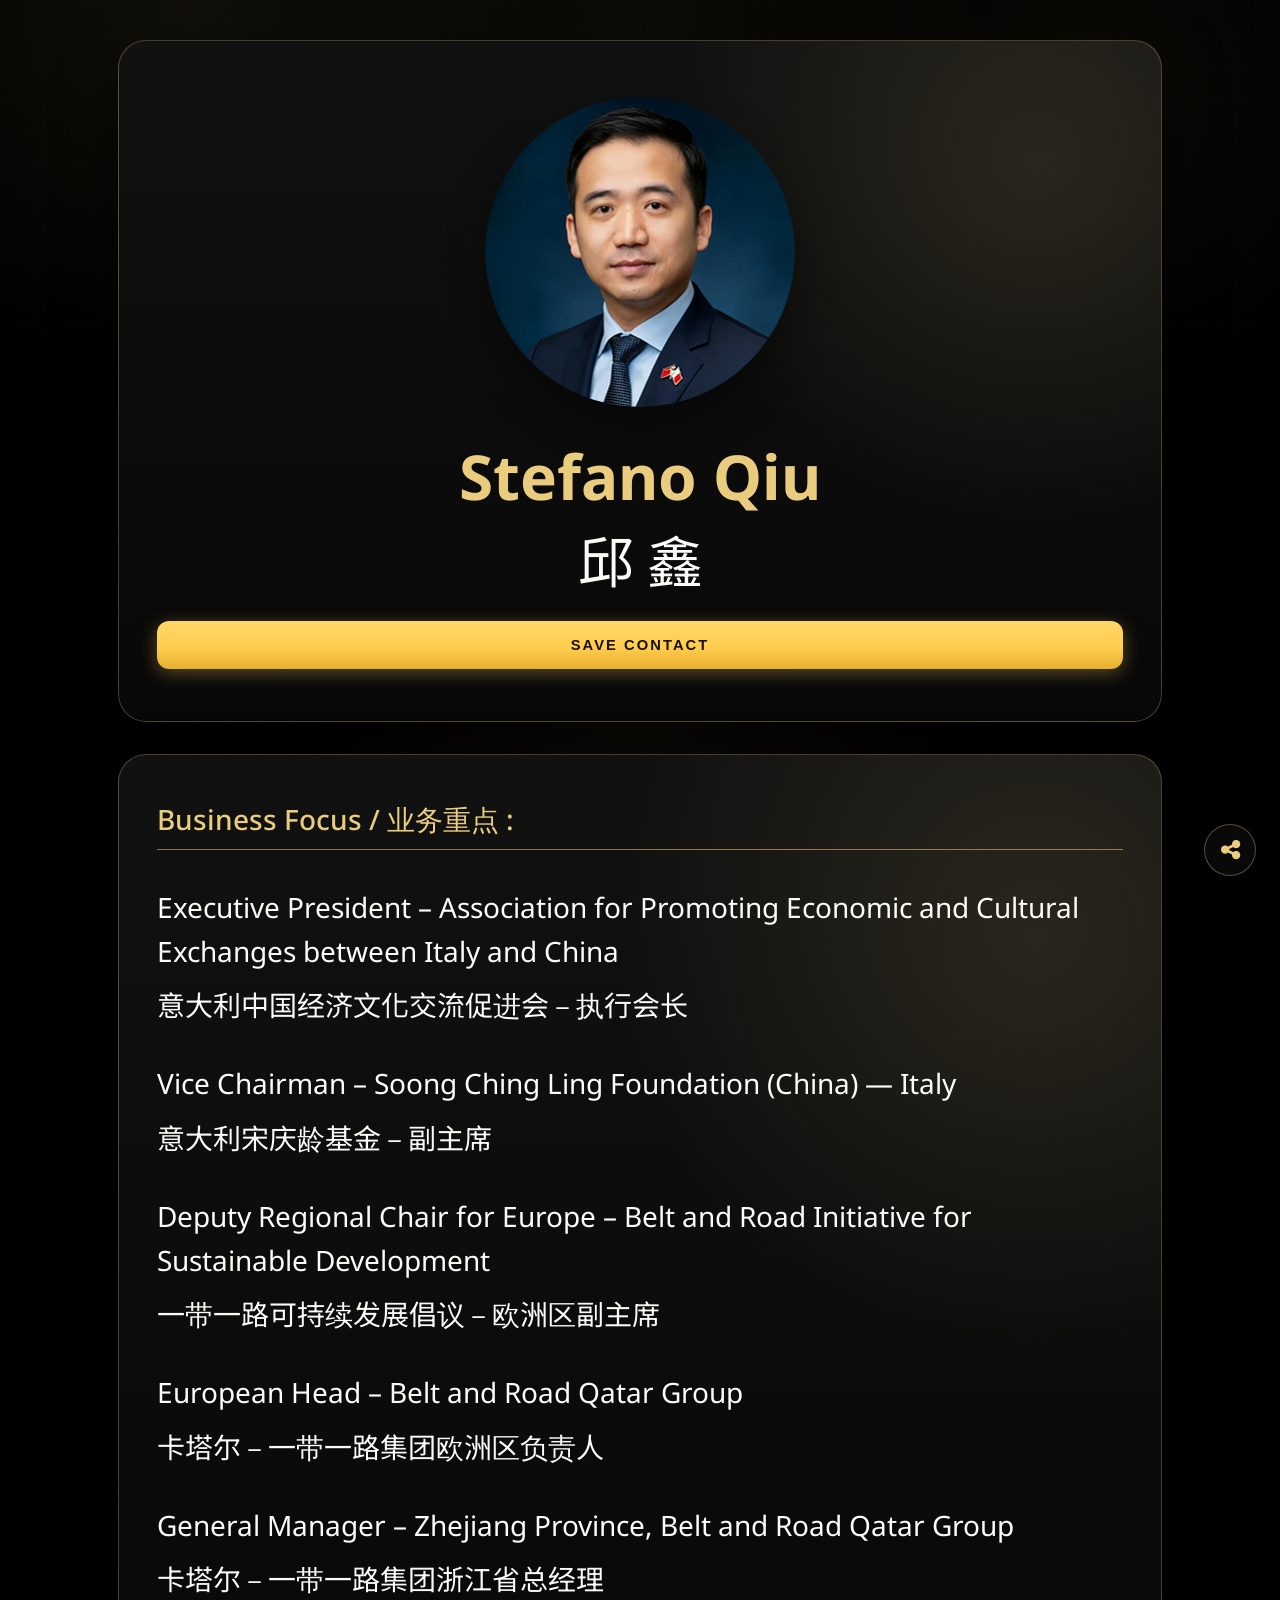
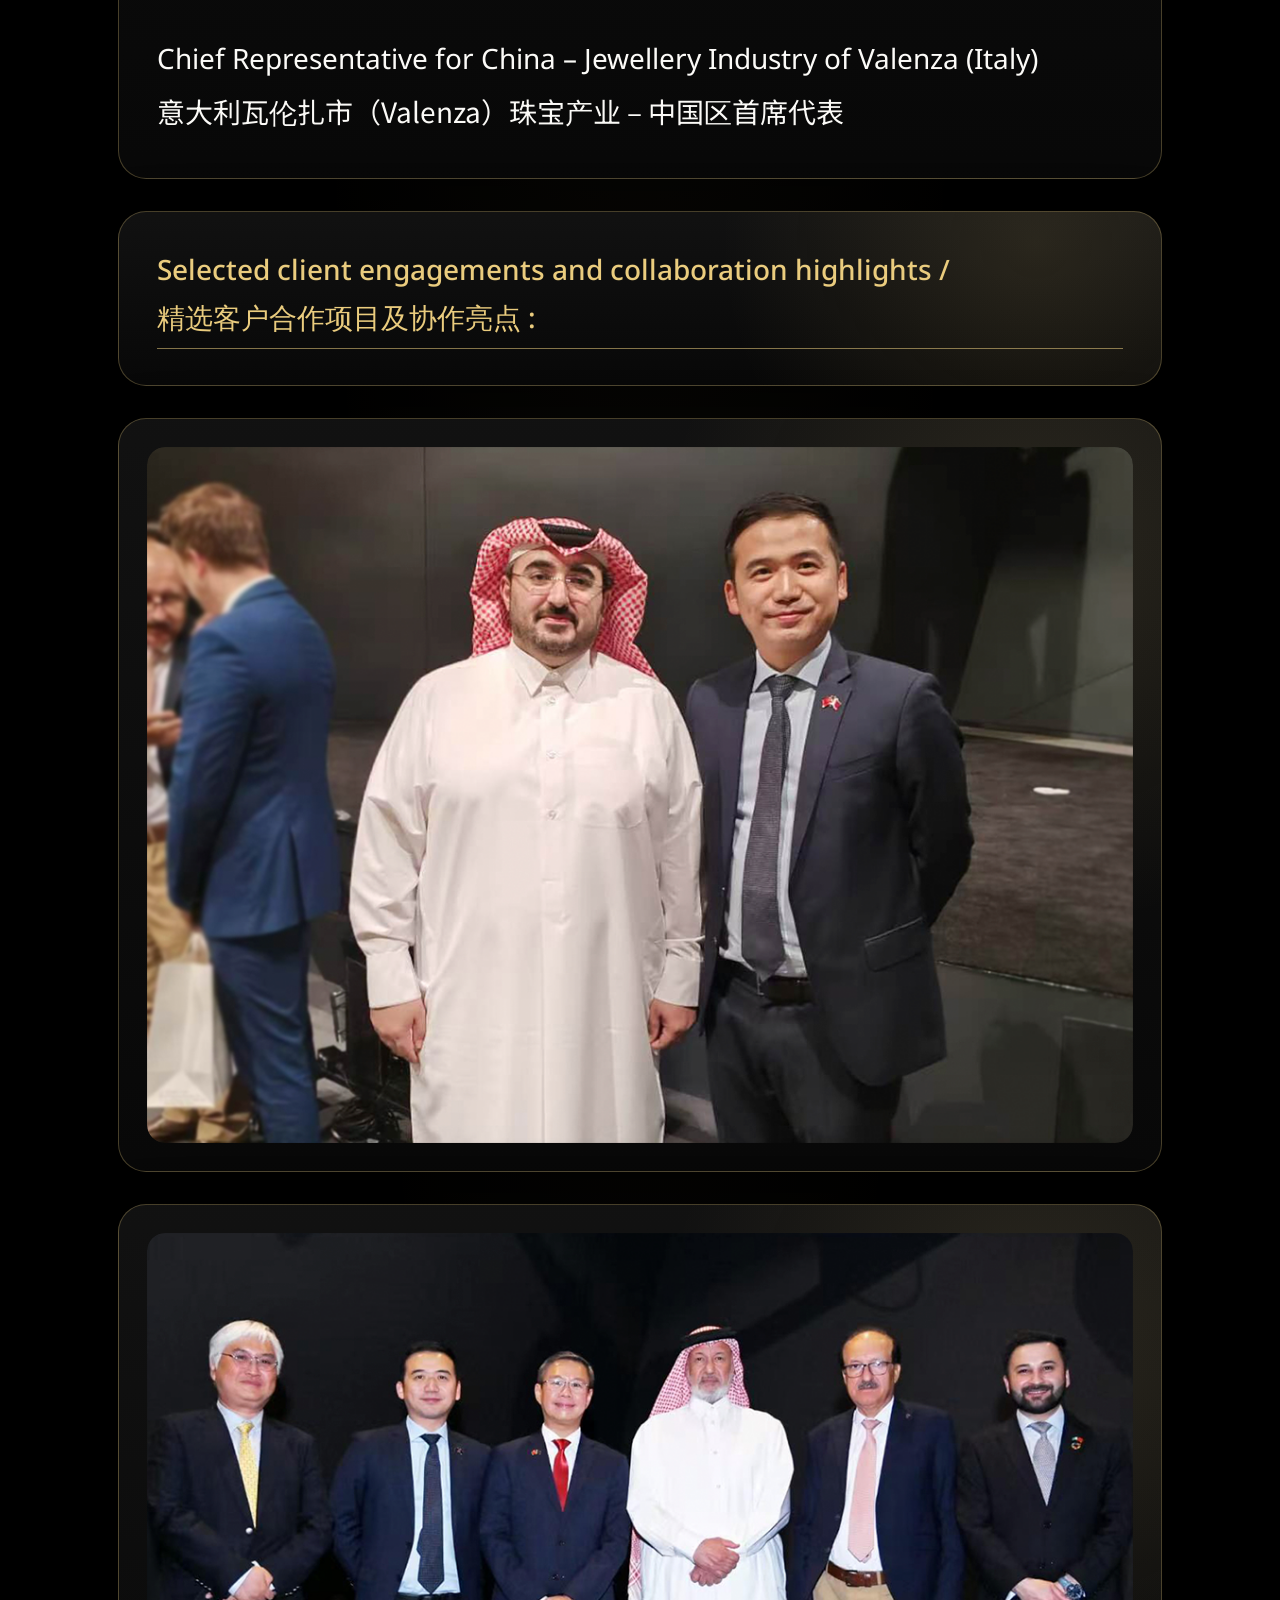
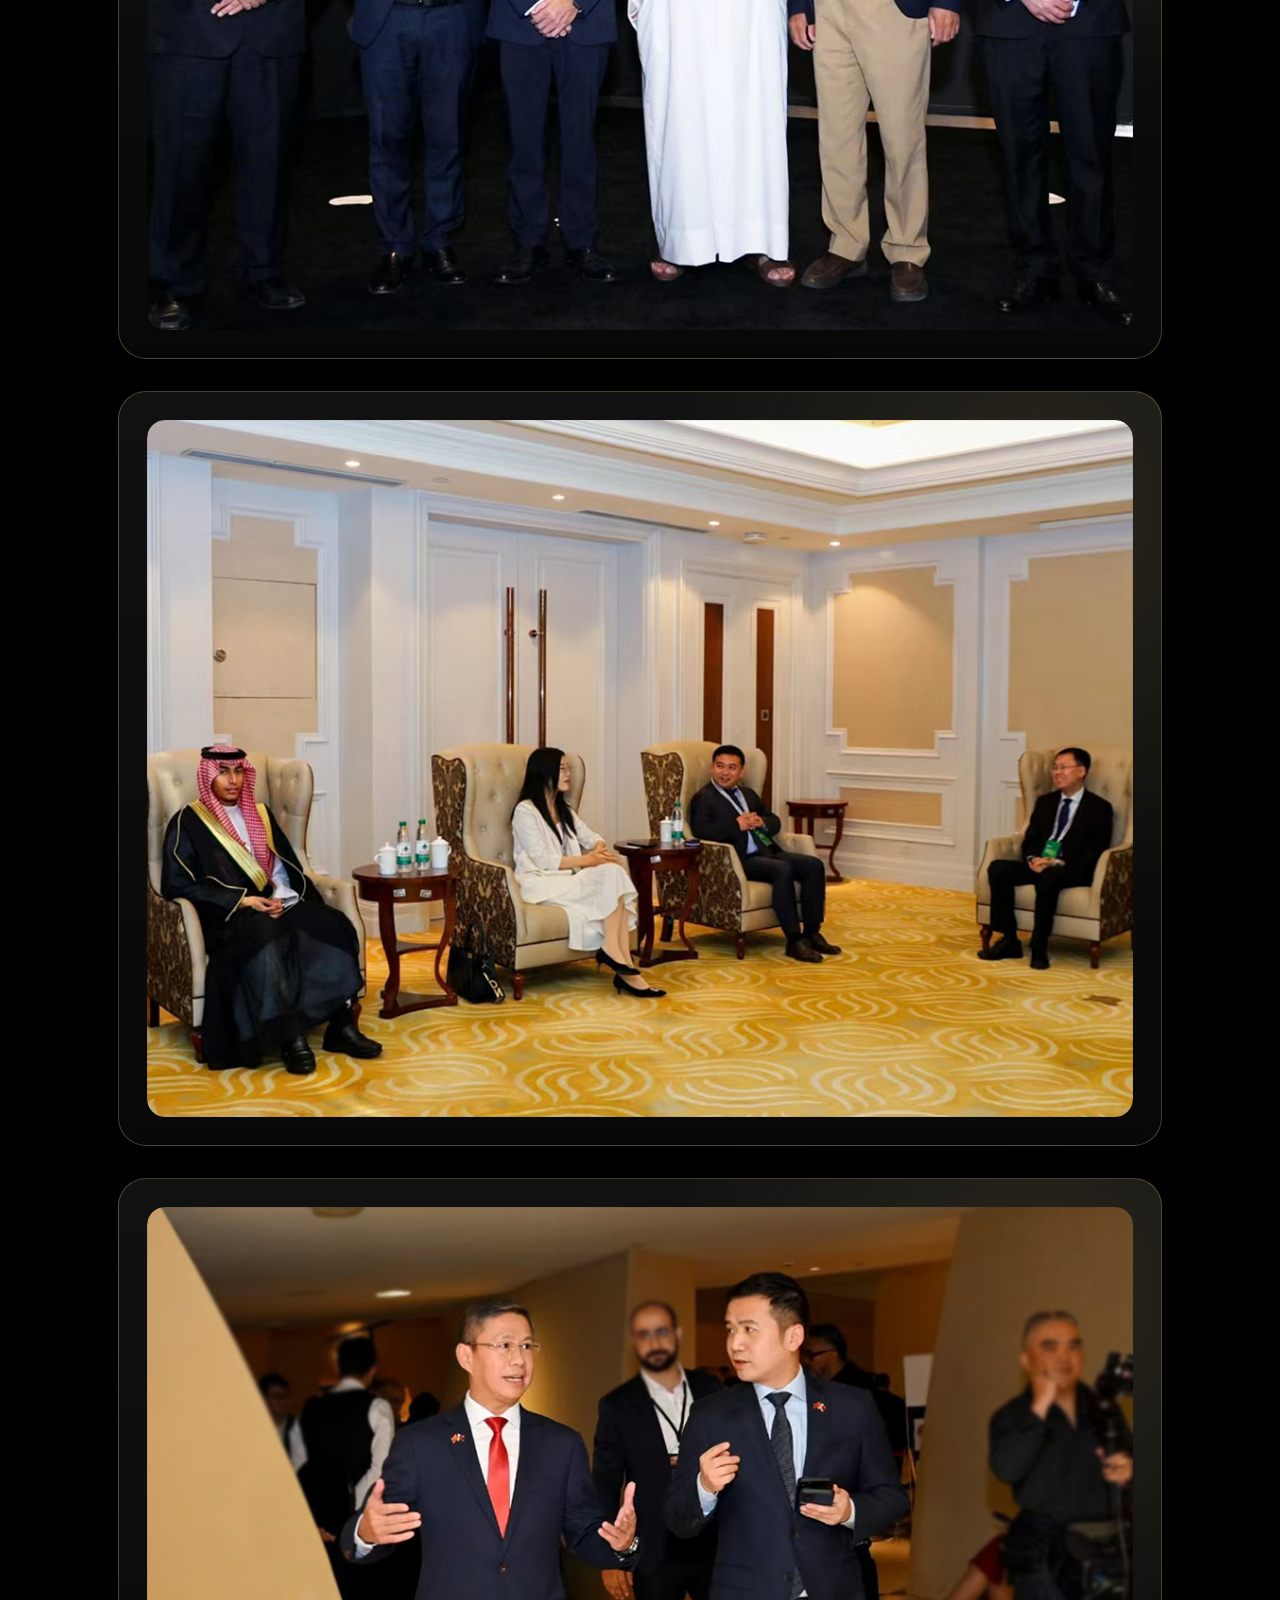
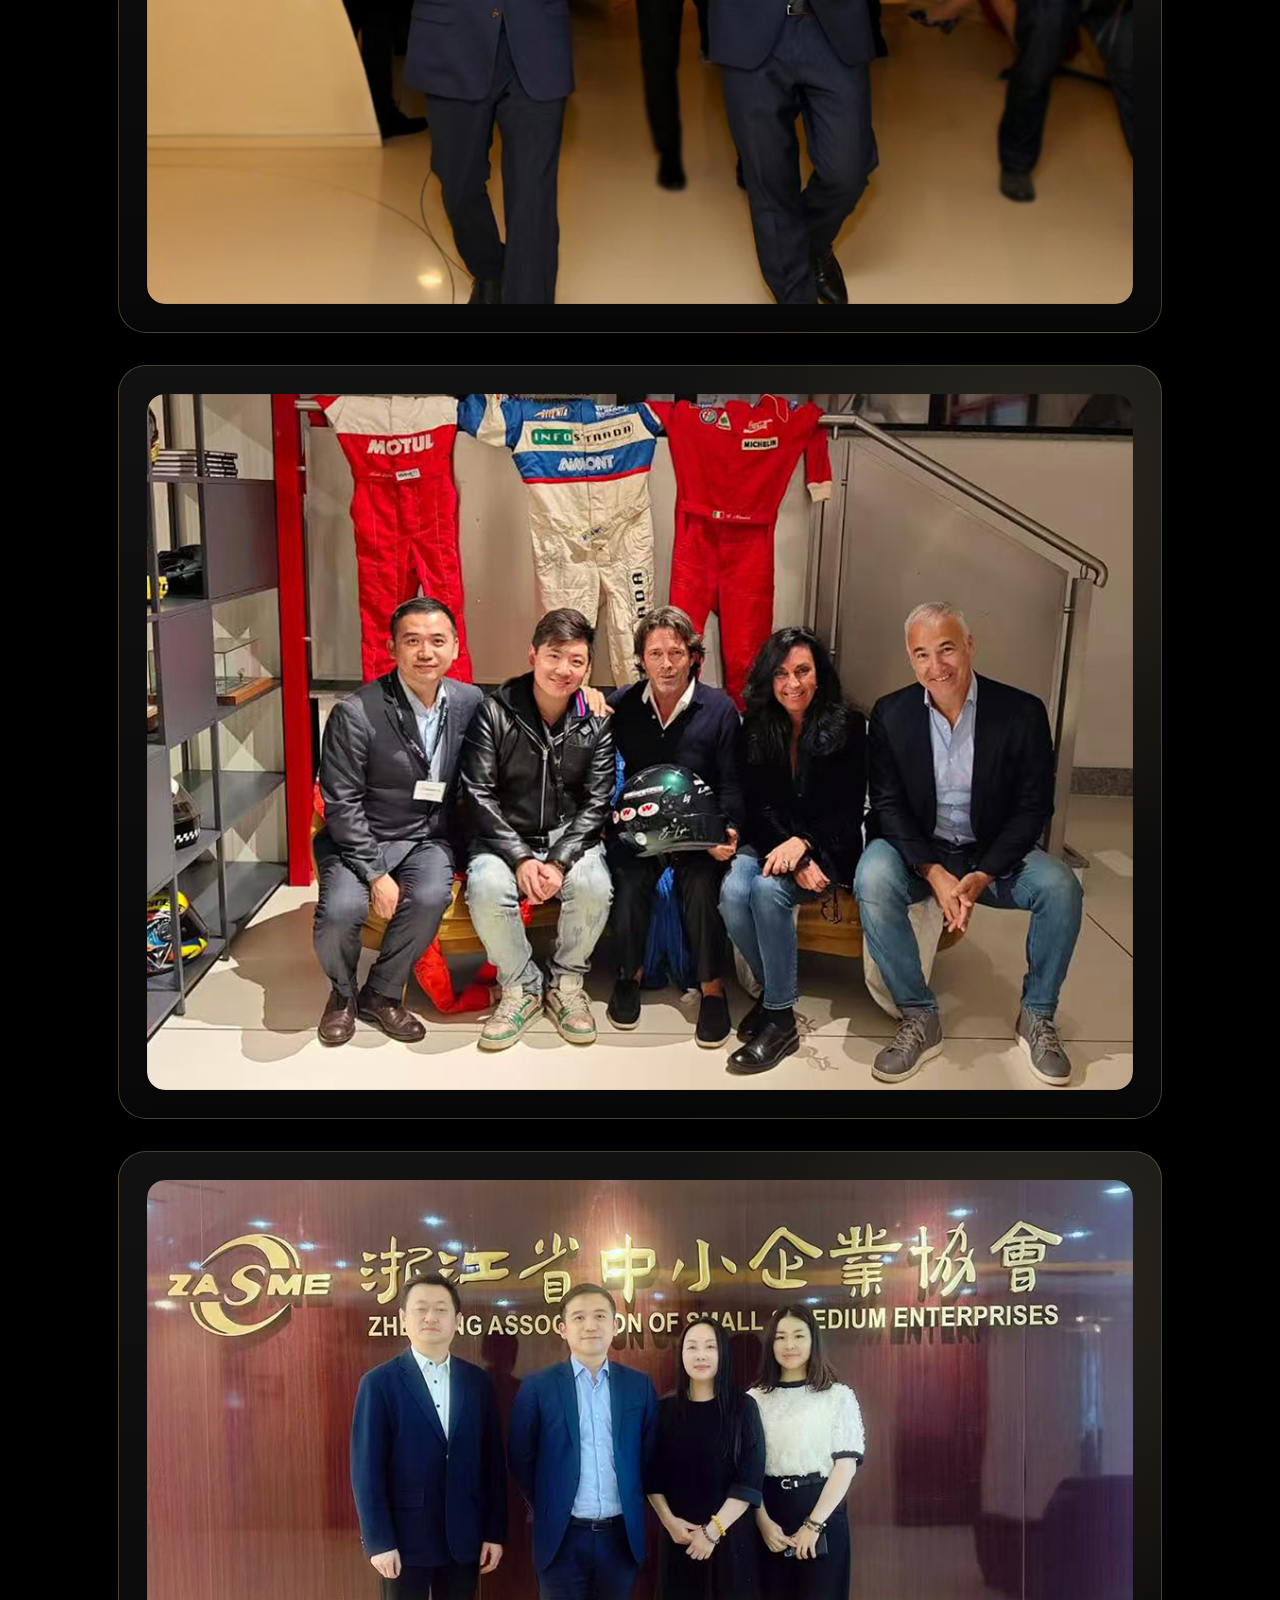
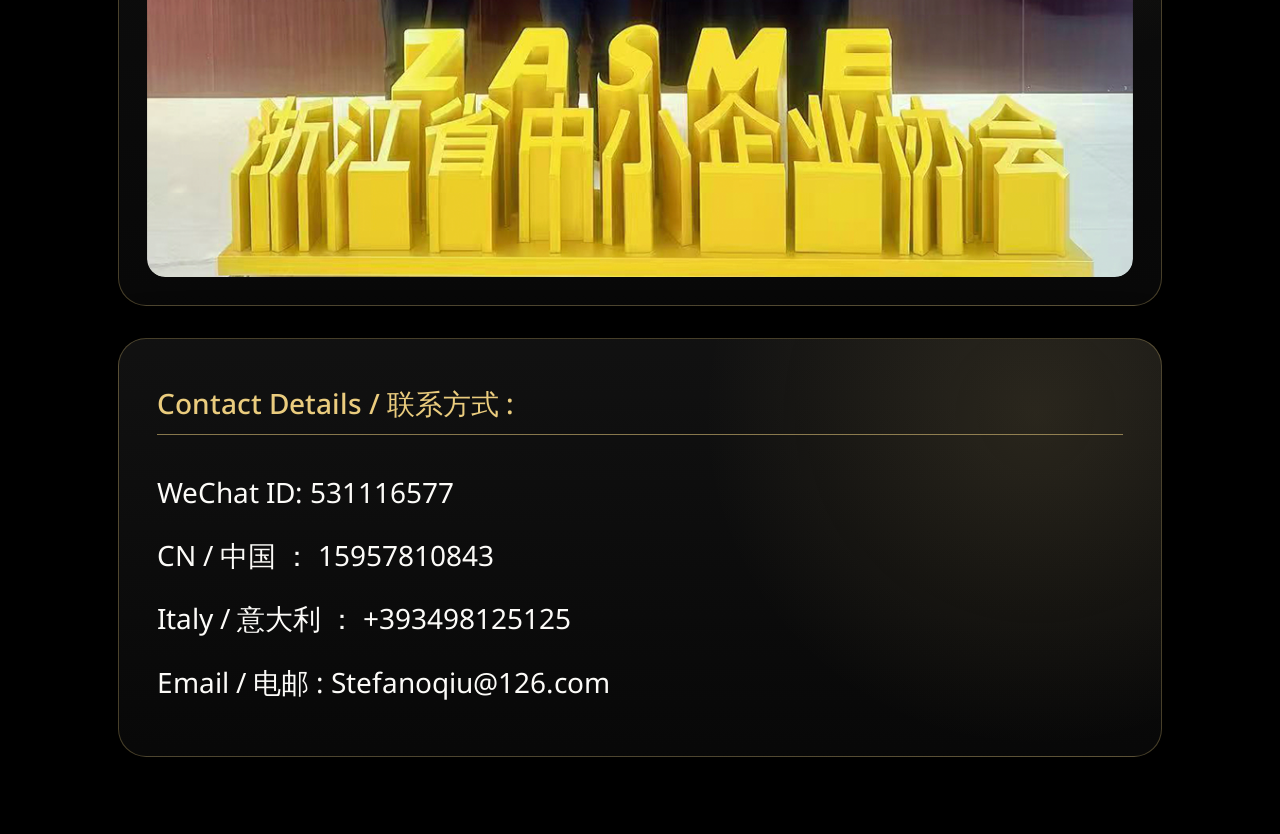
<file: Stephen/index.html>
<!DOCTYPE html>
<html lang="en">
<head>
  <meta charset="UTF-8" />
  <meta name="viewport" content="width=device-width, initial-scale=1.0" />
  <title>Stefano Qiu | 邱鑫</title>
  <meta name="description" content="Stefano Qiu | Executive President, Association for Promoting Economic and Cultural Exchanges between Italy and China." />
  <link rel="preconnect" href="https://fonts.googleapis.com" />
  <link rel="preconnect" href="https://fonts.gstatic.com" crossorigin />
  <link href="https://fonts.googleapis.com/css2?family=Noto+Sans+TC:wght@300;400;500;700&family=Noto+Sans:wght@400;700&display=swap" rel="stylesheet" />
  <link rel="stylesheet" href="https://cdnjs.cloudflare.com/ajax/libs/font-awesome/6.7.2/css/all.min.css" integrity="sha512-Evv84Mr4kqVGRNSgIGL/F/aIDqQb7xQ2vcrdIwxfjThSH8CSR7PBEakCr51Ck+w+/U6swU2Im1vVX0SVk9ABhg==" crossorigin="anonymous" referrerpolicy="no-referrer" />
  <link rel="stylesheet" href="styles.css?v=20260711c" />
</head>
<body>
  <div class="page-shell">
    <section class="nfc-card profile-card">
      <div class="profile-photo-wrap">
        <img class="profile-photo" src="img/stefano-profile.png" alt="Stefano Qiu profile photo" />
      </div>
      <div class="profile-name-row">
        <div class="profile-name-block">
          <h1 class="profile-name">Stefano Qiu</h1>
          <p class="profile-name-cn" lang="zh-Hant">邱 鑫</p>
        </div>
      </div>
      <a class="btn-save" href="stefano-qiu.vcf" download="Stefano-Qiu.vcf">SAVE CONTACT</a>
    </section>

    <section class="nfc-card business-focus-card">
      <h2 class="section-title">Business Focus / 业务重点 :</h2>

      <div class="focus-list">
        <div class="focus-item">
          <p class="focus-en">Executive President – Association for Promoting Economic and Cultural Exchanges between Italy and China</p>
          <p class="focus-cn">意大利中国经济文化交流促进会 – 执行会长</p>
        </div>

        <div class="focus-item">
          <p class="focus-en">Vice Chairman – Soong Ching Ling Foundation (China) — Italy</p>
          <p class="focus-cn">意大利宋庆龄基金 – 副主席</p>
        </div>

        <div class="focus-item">
          <p class="focus-en">Deputy Regional Chair for Europe – Belt and Road Initiative for Sustainable Development</p>
          <p class="focus-cn">一带一路可持续发展倡议 – 欧洲区副主席</p>
        </div>

        <div class="focus-item">
          <p class="focus-en">European Head – Belt and Road Qatar Group</p>
          <p class="focus-cn">卡塔尔 – 一带一路集团欧洲区负责人</p>
        </div>

        <div class="focus-item">
          <p class="focus-en">General Manager – Zhejiang Province, Belt and Road Qatar Group</p>
          <p class="focus-cn">卡塔尔 – 一带一路集团浙江省总经理</p>
        </div>

        <div class="focus-item">
          <p class="focus-en">Chief Representative for China – Jewellery Industry of Valenza (Italy)</p>
          <p class="focus-cn">意大利瓦伦扎市（Valenza）珠宝产业 – 中国区首席代表</p>
        </div>
      </div>
    </section>

    <section class="nfc-card highlights-heading-card">
      <h2 class="section-title section-title-multiline">
        <span class="section-title-line">Selected client engagements and collaboration highlights /</span>
        <span class="section-title-cn" lang="zh-Hant">精选客户合作项目及协作亮点 :</span>
      </h2>
    </section>

    <div class="gallery-grid">
      <section class="nfc-card gallery-card">
        <figure class="gallery-figure">
          <img src="img/highlight-1.png" alt="Client engagement highlight 1" />
        </figure>
      </section>

      <section class="nfc-card gallery-card">
        <figure class="gallery-figure">
          <img src="img/highlight-2.png" alt="Client engagement highlight 2" />
        </figure>
      </section>

      <section class="nfc-card gallery-card">
        <figure class="gallery-figure">
          <img src="img/highlight-3.png" alt="Client engagement highlight 3" />
        </figure>
      </section>

      <section class="nfc-card gallery-card">
        <figure class="gallery-figure">
          <img src="img/highlight-4.png" alt="Client engagement highlight 4" />
        </figure>
      </section>

      <section class="nfc-card gallery-card">
        <figure class="gallery-figure">
          <img src="img/highlight-5.png" alt="Client engagement highlight 5" />
        </figure>
      </section>

      <section class="nfc-card gallery-card">
        <figure class="gallery-figure">
          <img src="img/highlight-6.png" alt="Client engagement highlight 6" />
        </figure>
      </section>
    </div>

    <section class="nfc-card contact-card" id="contact">
      <h2 class="section-title">Contact Details / 联系方式 :</h2>
      <div class="contact-list">
        <p>WeChat ID: <a href="weixin://dl/chat?531116577">531116577</a></p>
        <p>CN / 中国 ： <a href="tel:+8615957810843">15957810843</a></p>
        <p>Italy / 意大利 ： <a href="tel:+393498125125">+393498125125</a></p>
        <p>Email / 电邮 : <a href="mailto:Stefanoqiu@126.com">Stefanoqiu@126.com</a></p>
      </div>
    </section>
  </div>

  <div class="floating-contact-widget" aria-label="Quick contact actions">
    <div class="floating-contact-actions" id="floatingContactActions">
      <a class="floating-contact-link" href="tel:+8615957810843" aria-label="Call China mobile">
        <span class="floating-contact-icon" aria-hidden="true"><i class="fa-solid fa-phone"></i></span>
      </a>
      <a class="floating-contact-link" href="tel:+393498125125" aria-label="Call Italy mobile">
        <span class="floating-contact-icon" aria-hidden="true"><i class="fa-solid fa-phone-volume"></i></span>
      </a>
      <a class="floating-contact-link" href="weixin://dl/chat?531116577" aria-label="Chat on WeChat">
        <span class="floating-contact-icon" aria-hidden="true"><i class="fa-brands fa-weixin"></i></span>
      </a>
      <a class="floating-contact-link" href="mailto:Stefanoqiu@126.com" aria-label="Email Stefano">
        <span class="floating-contact-icon" aria-hidden="true"><i class="fa-solid fa-envelope"></i></span>
      </a>
    </div>
    <button class="floating-contact-toggle" id="floatingContactToggle" type="button" aria-label="Open contact actions" aria-expanded="false" aria-controls="floatingContactActions">
      <span class="floating-contact-icon" aria-hidden="true"><i class="fa-solid fa-share-nodes"></i></span>
    </button>
  </div>

  <script src="script.js"></script>
</body>
</html>
</file>
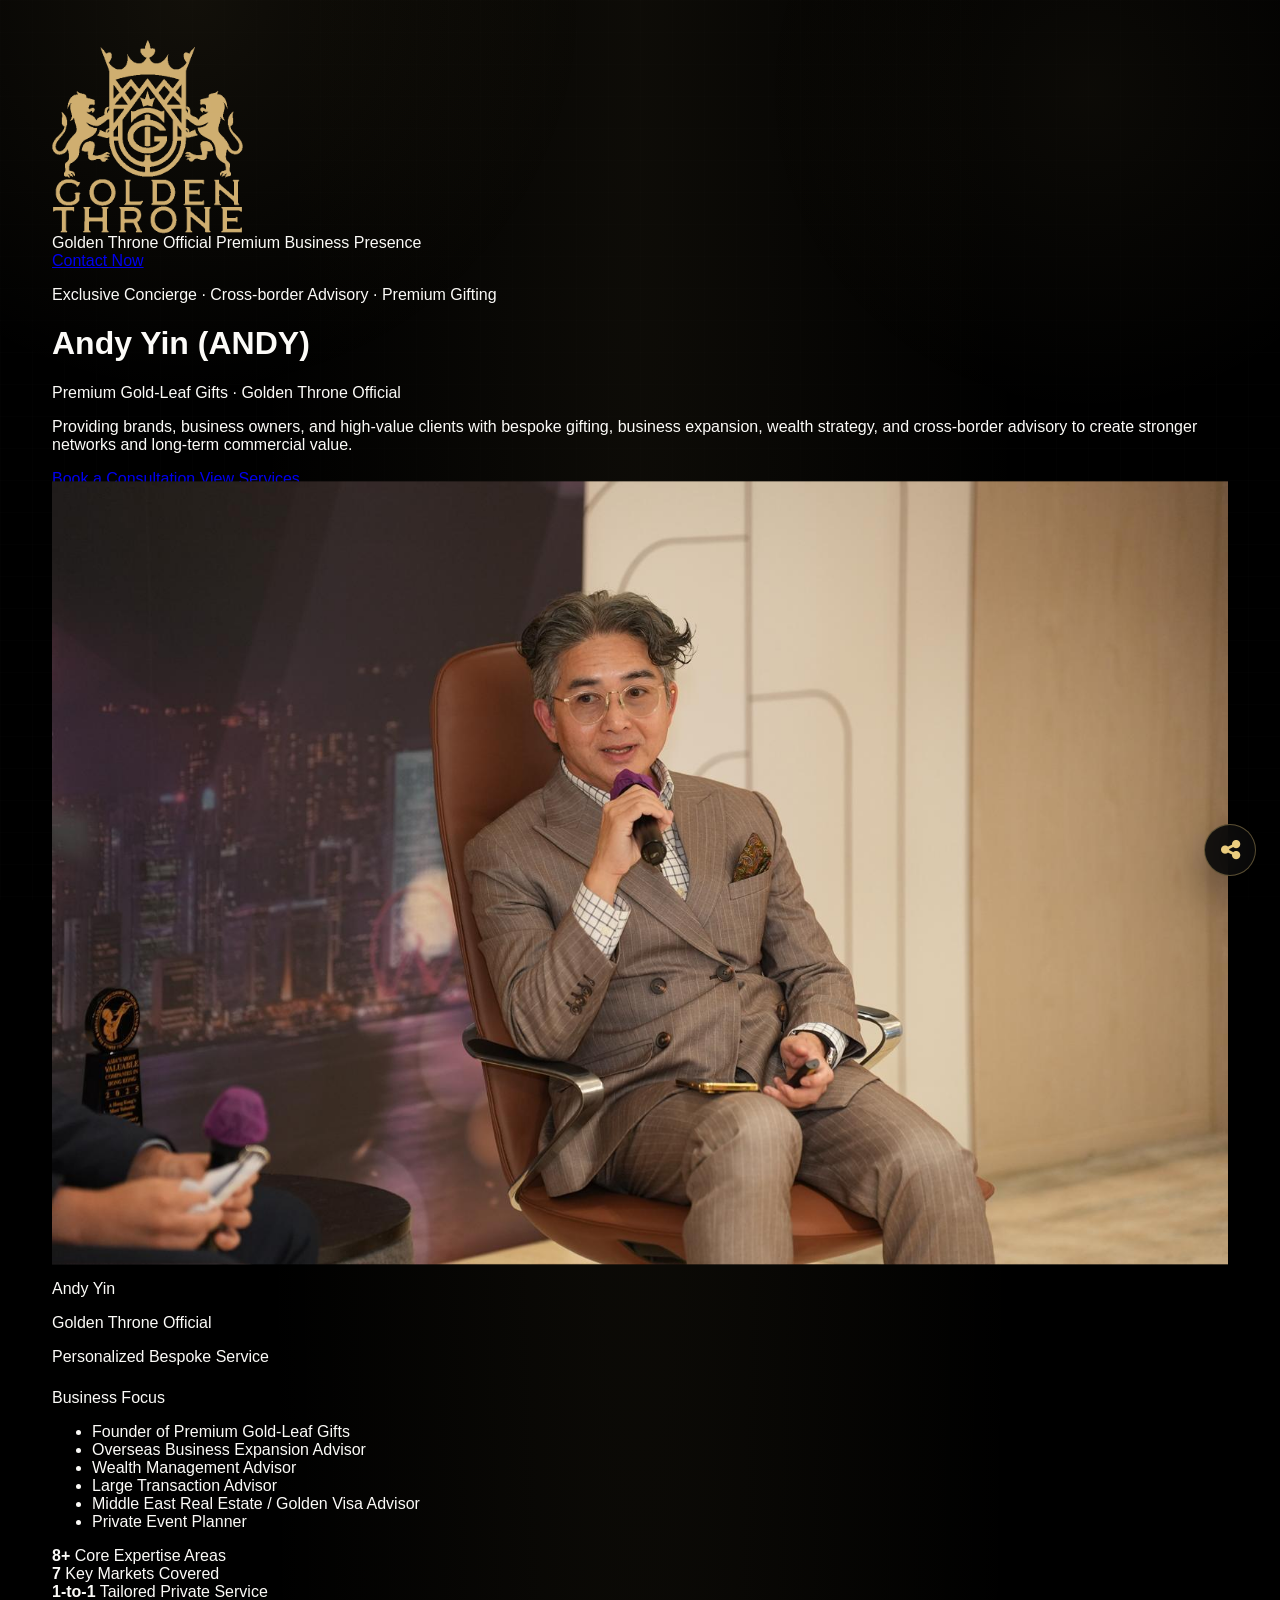
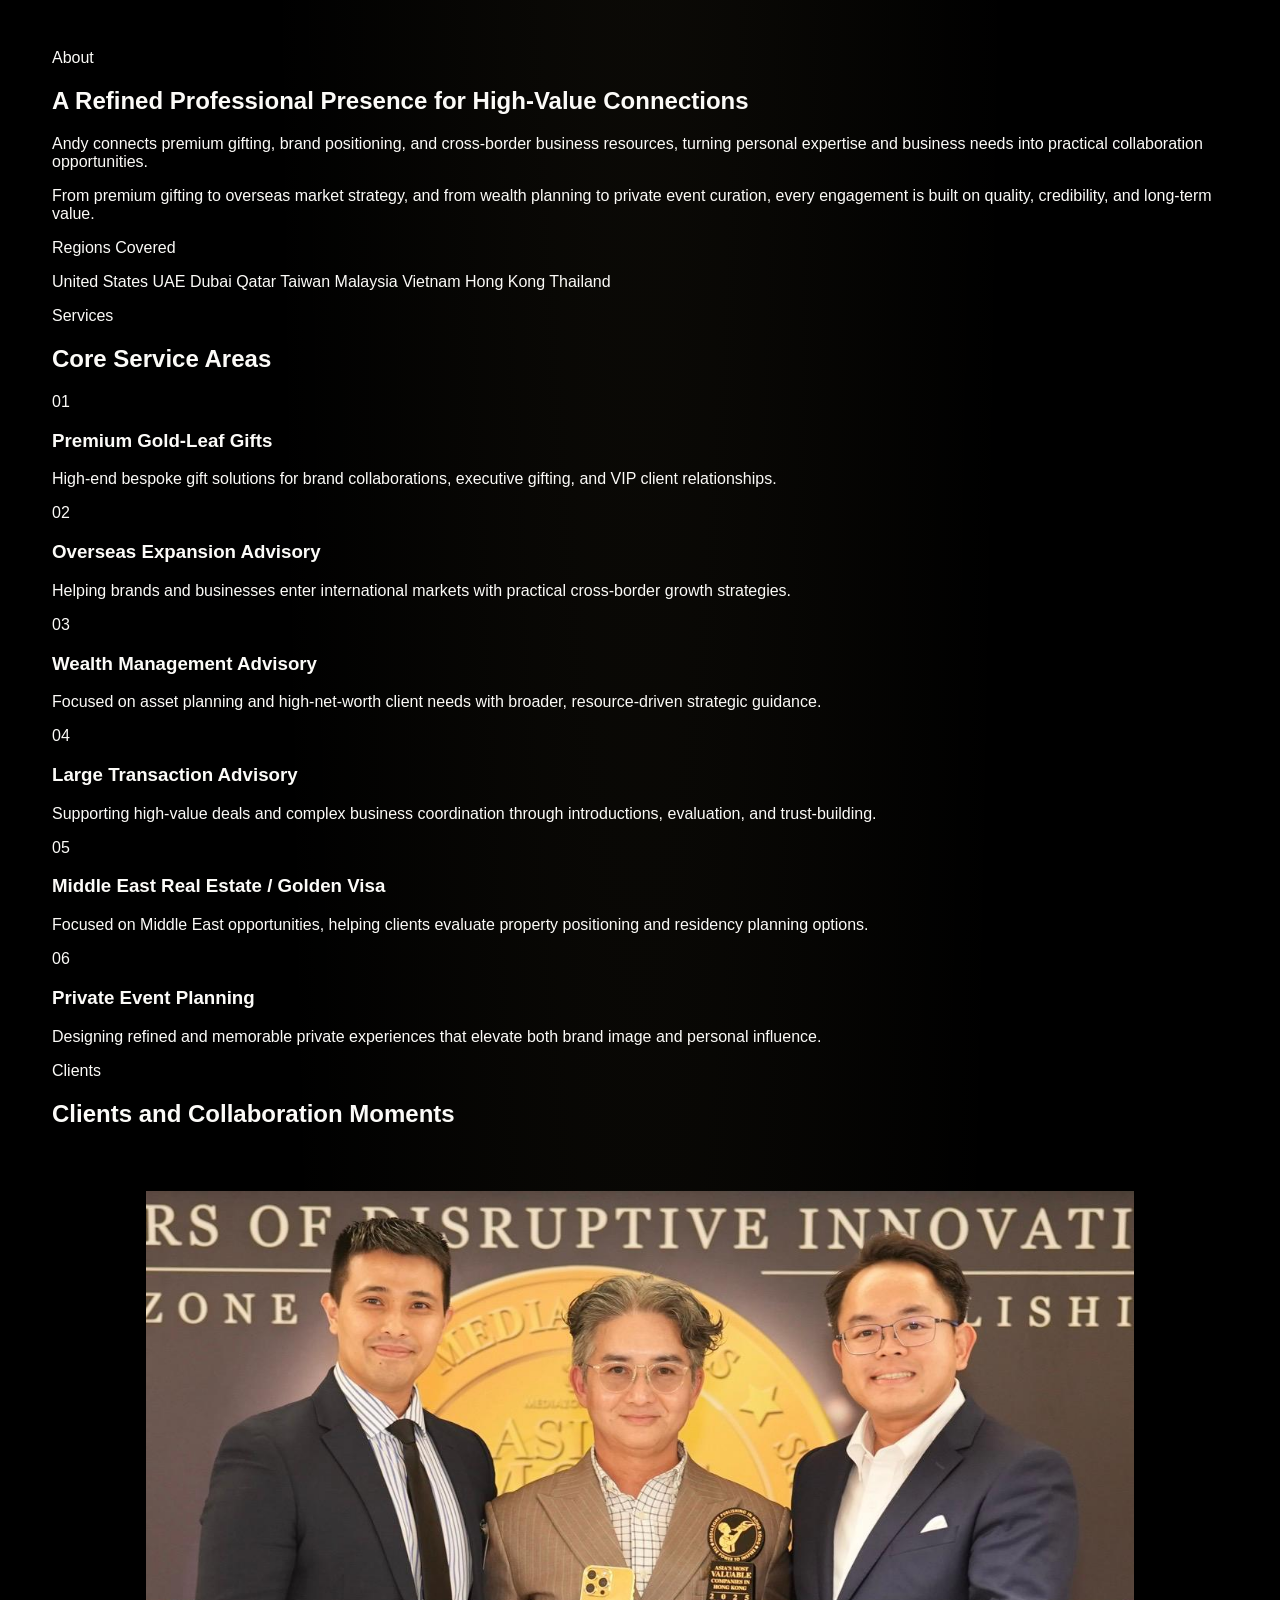
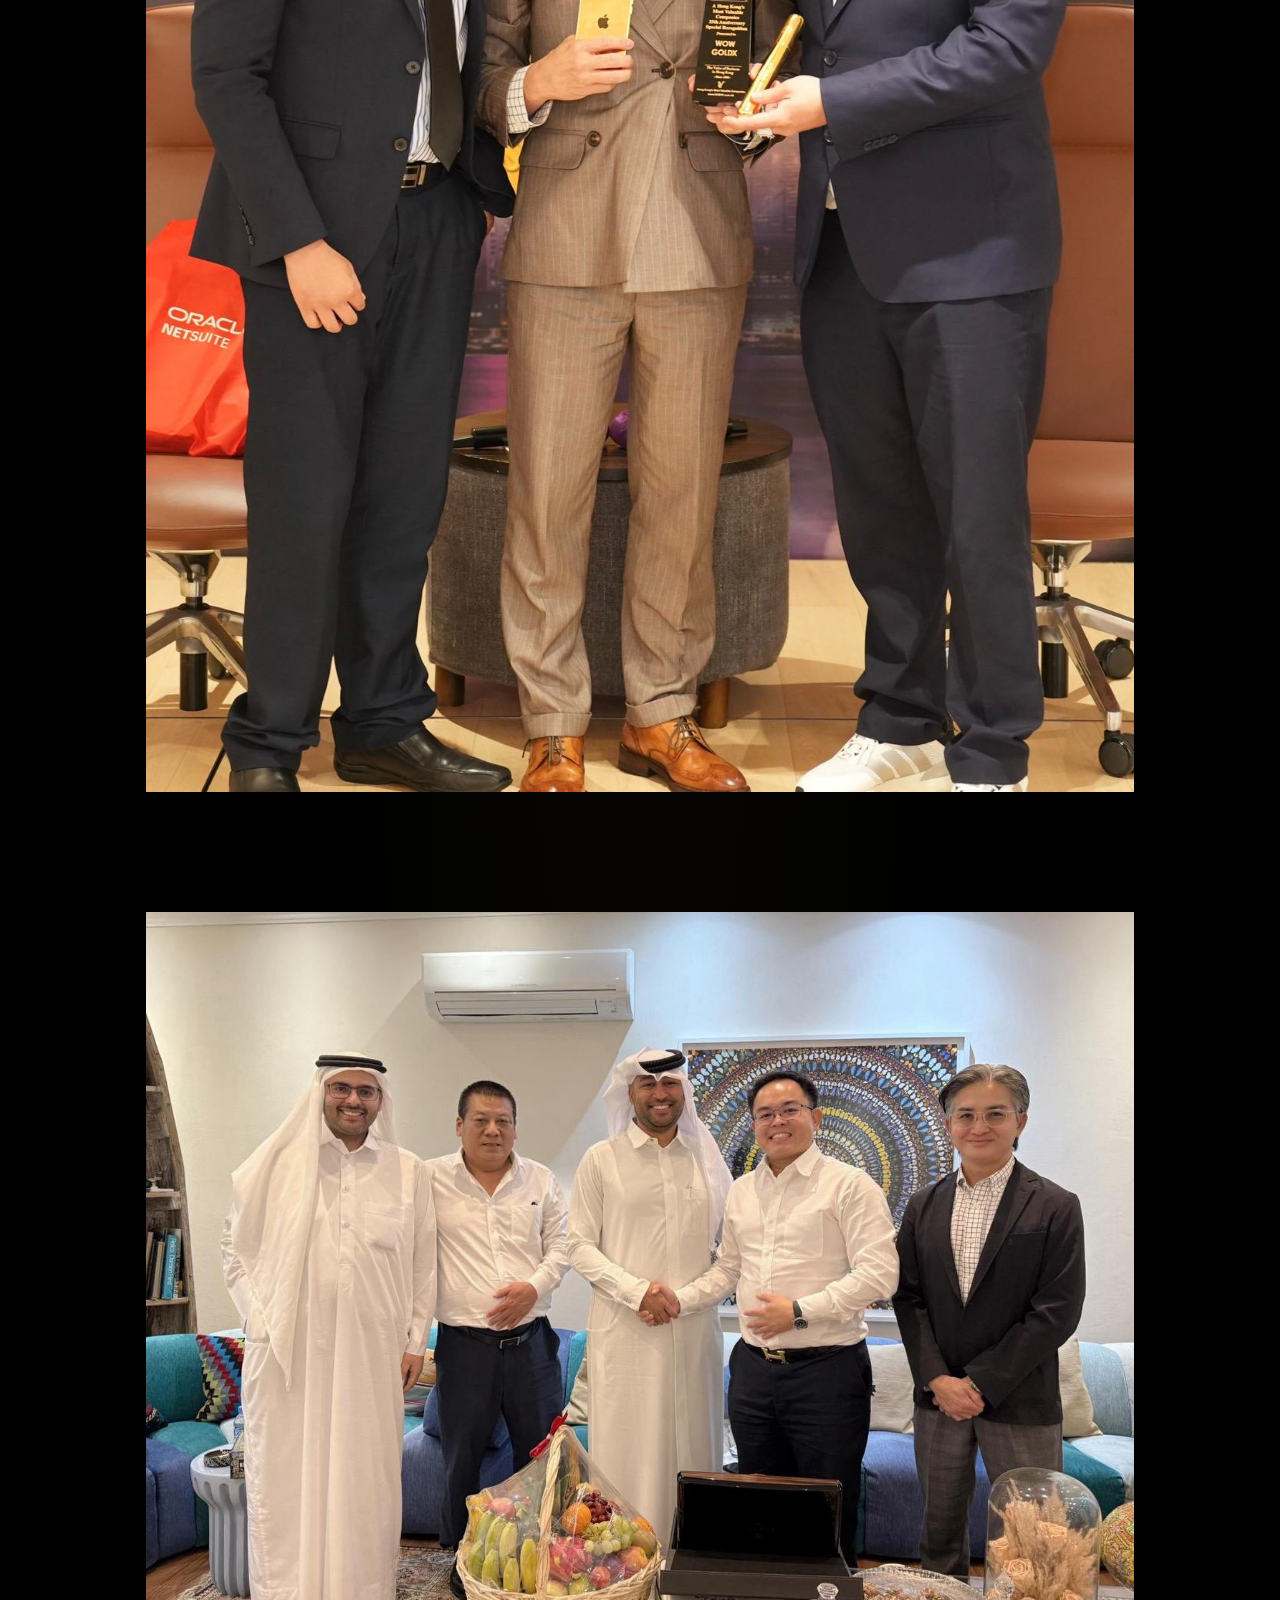
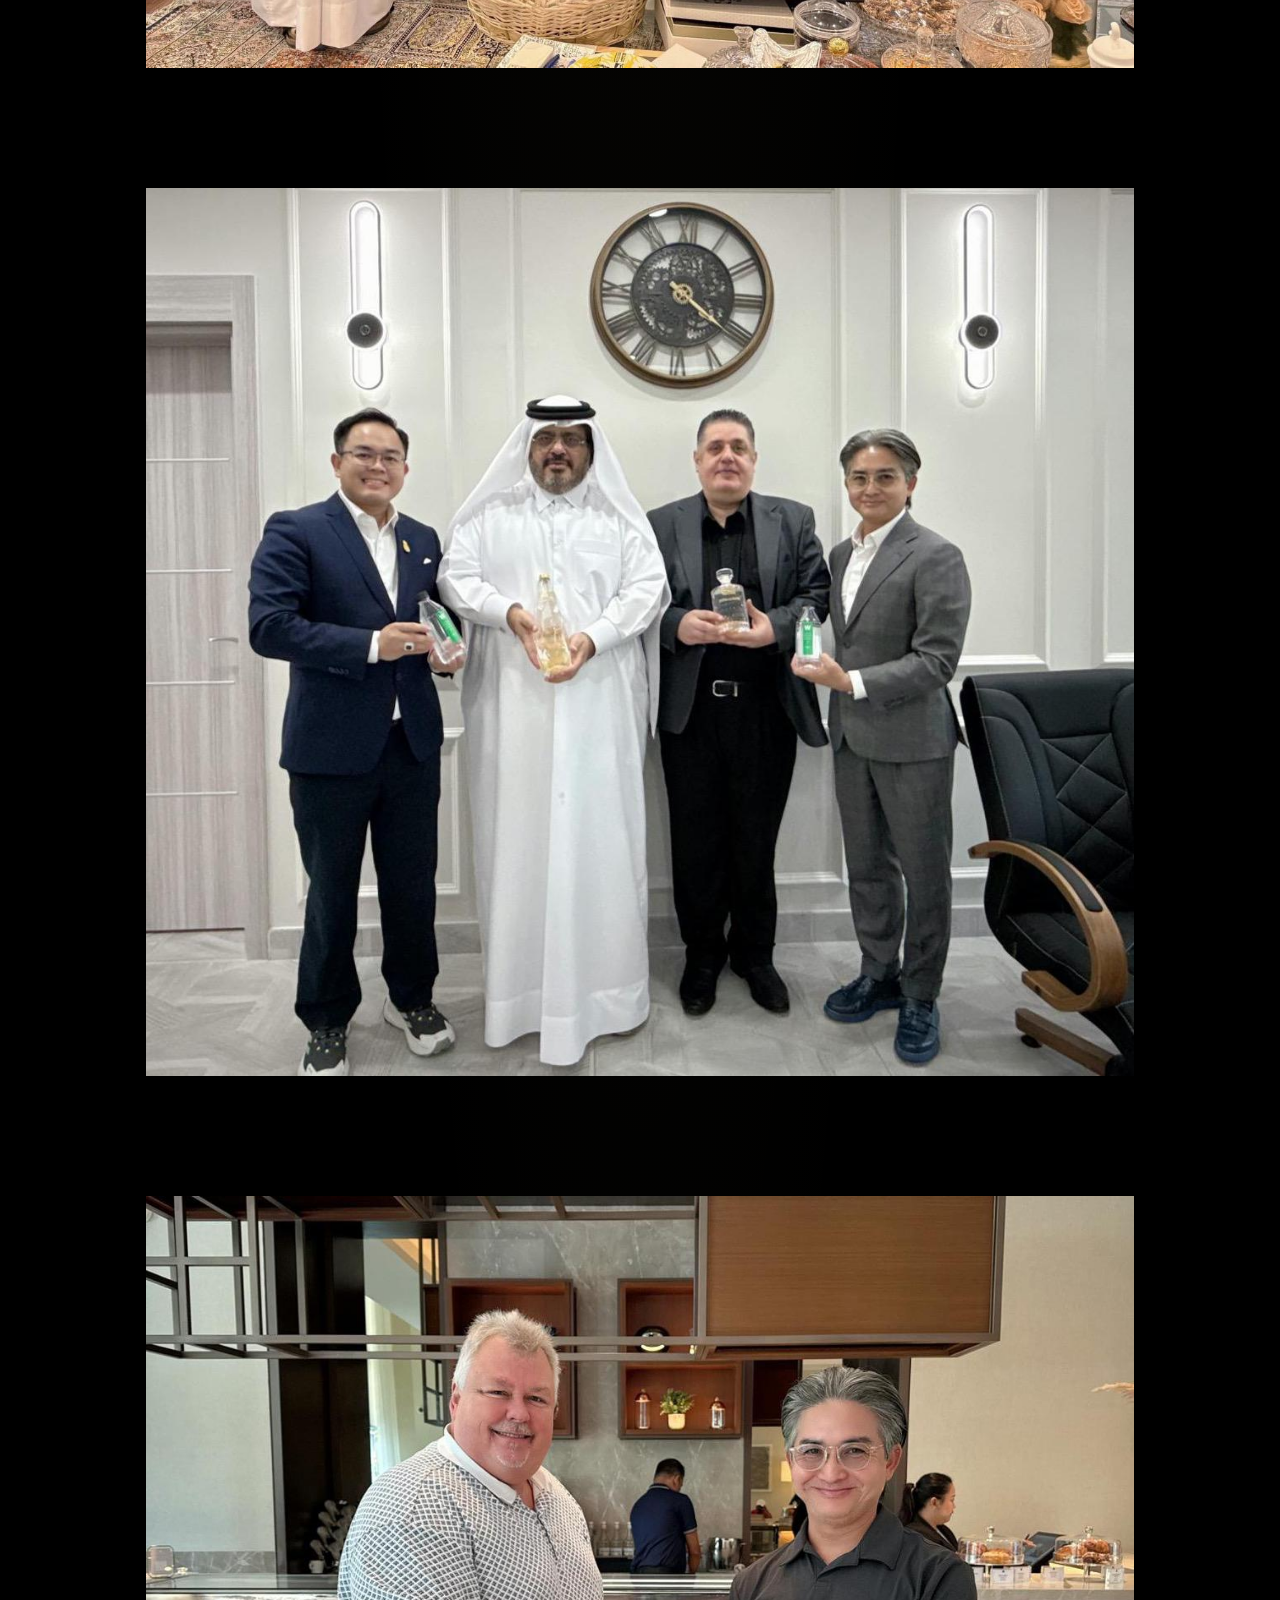
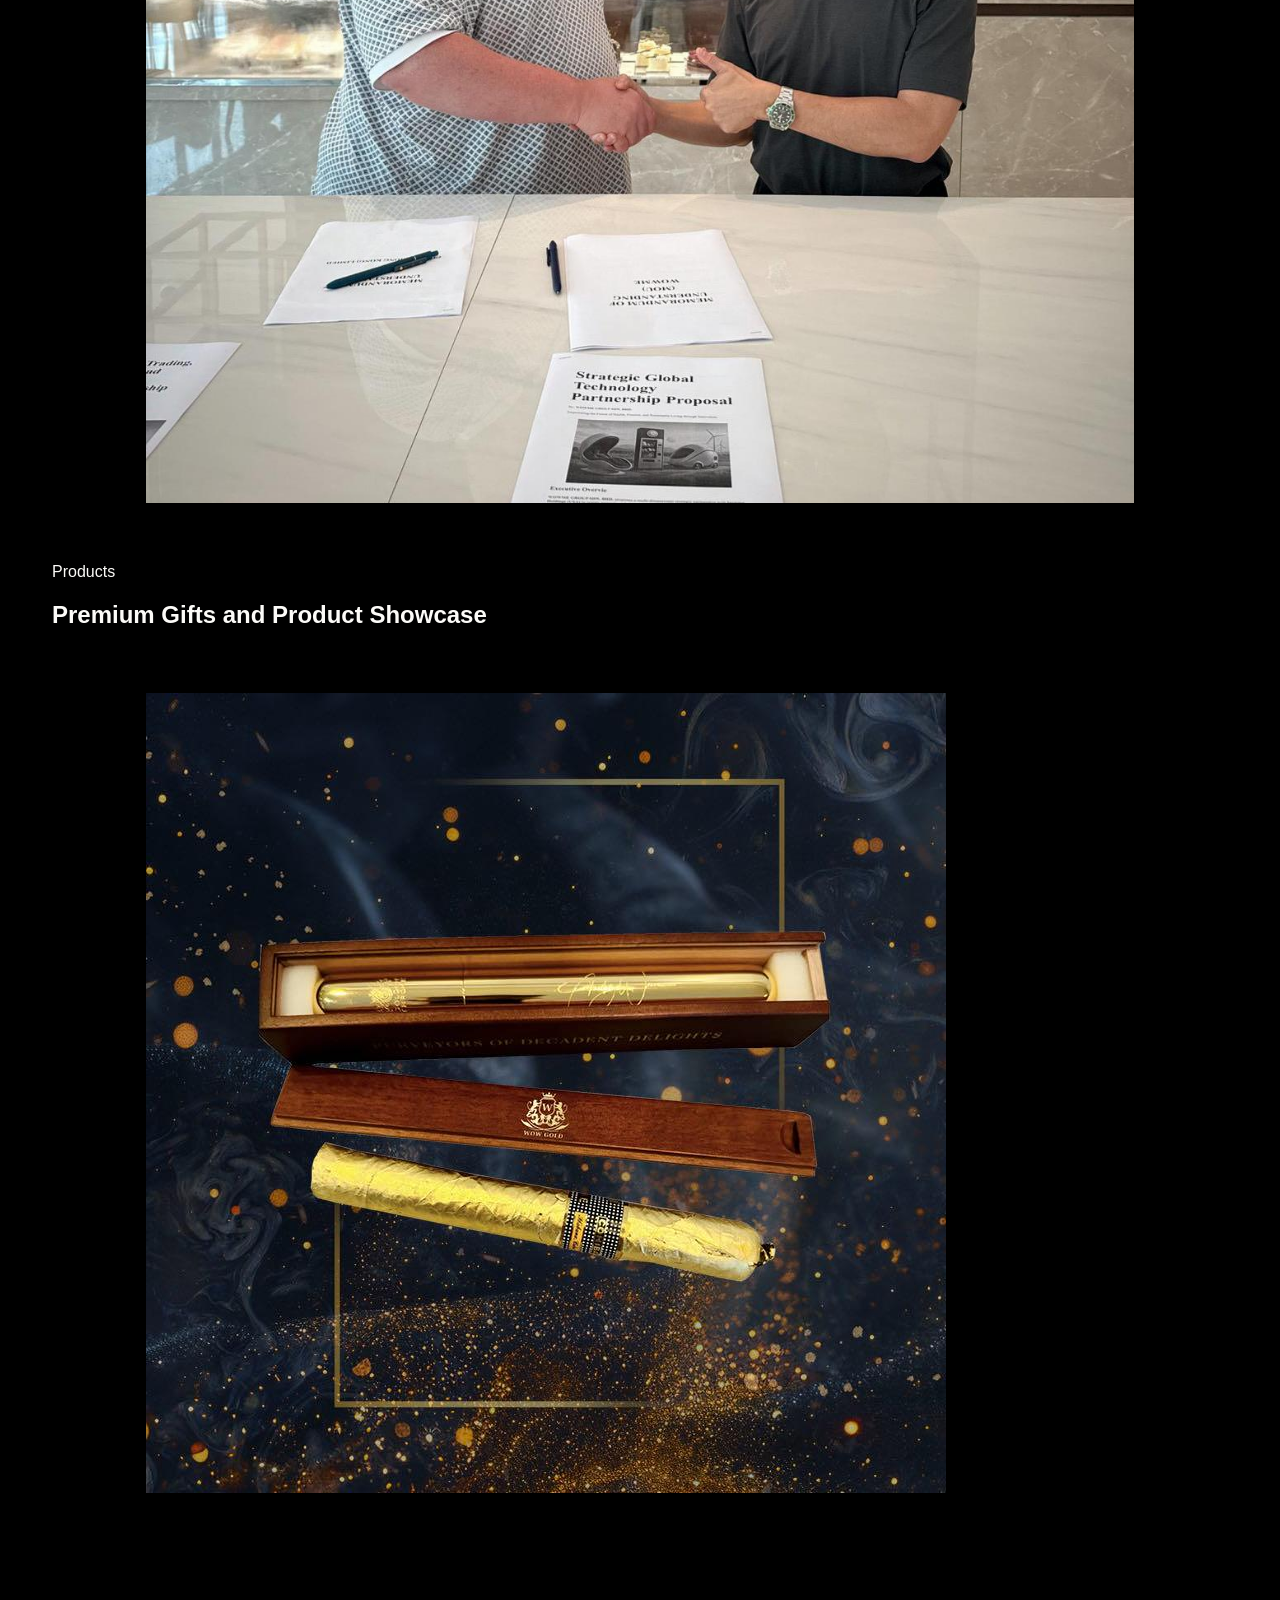
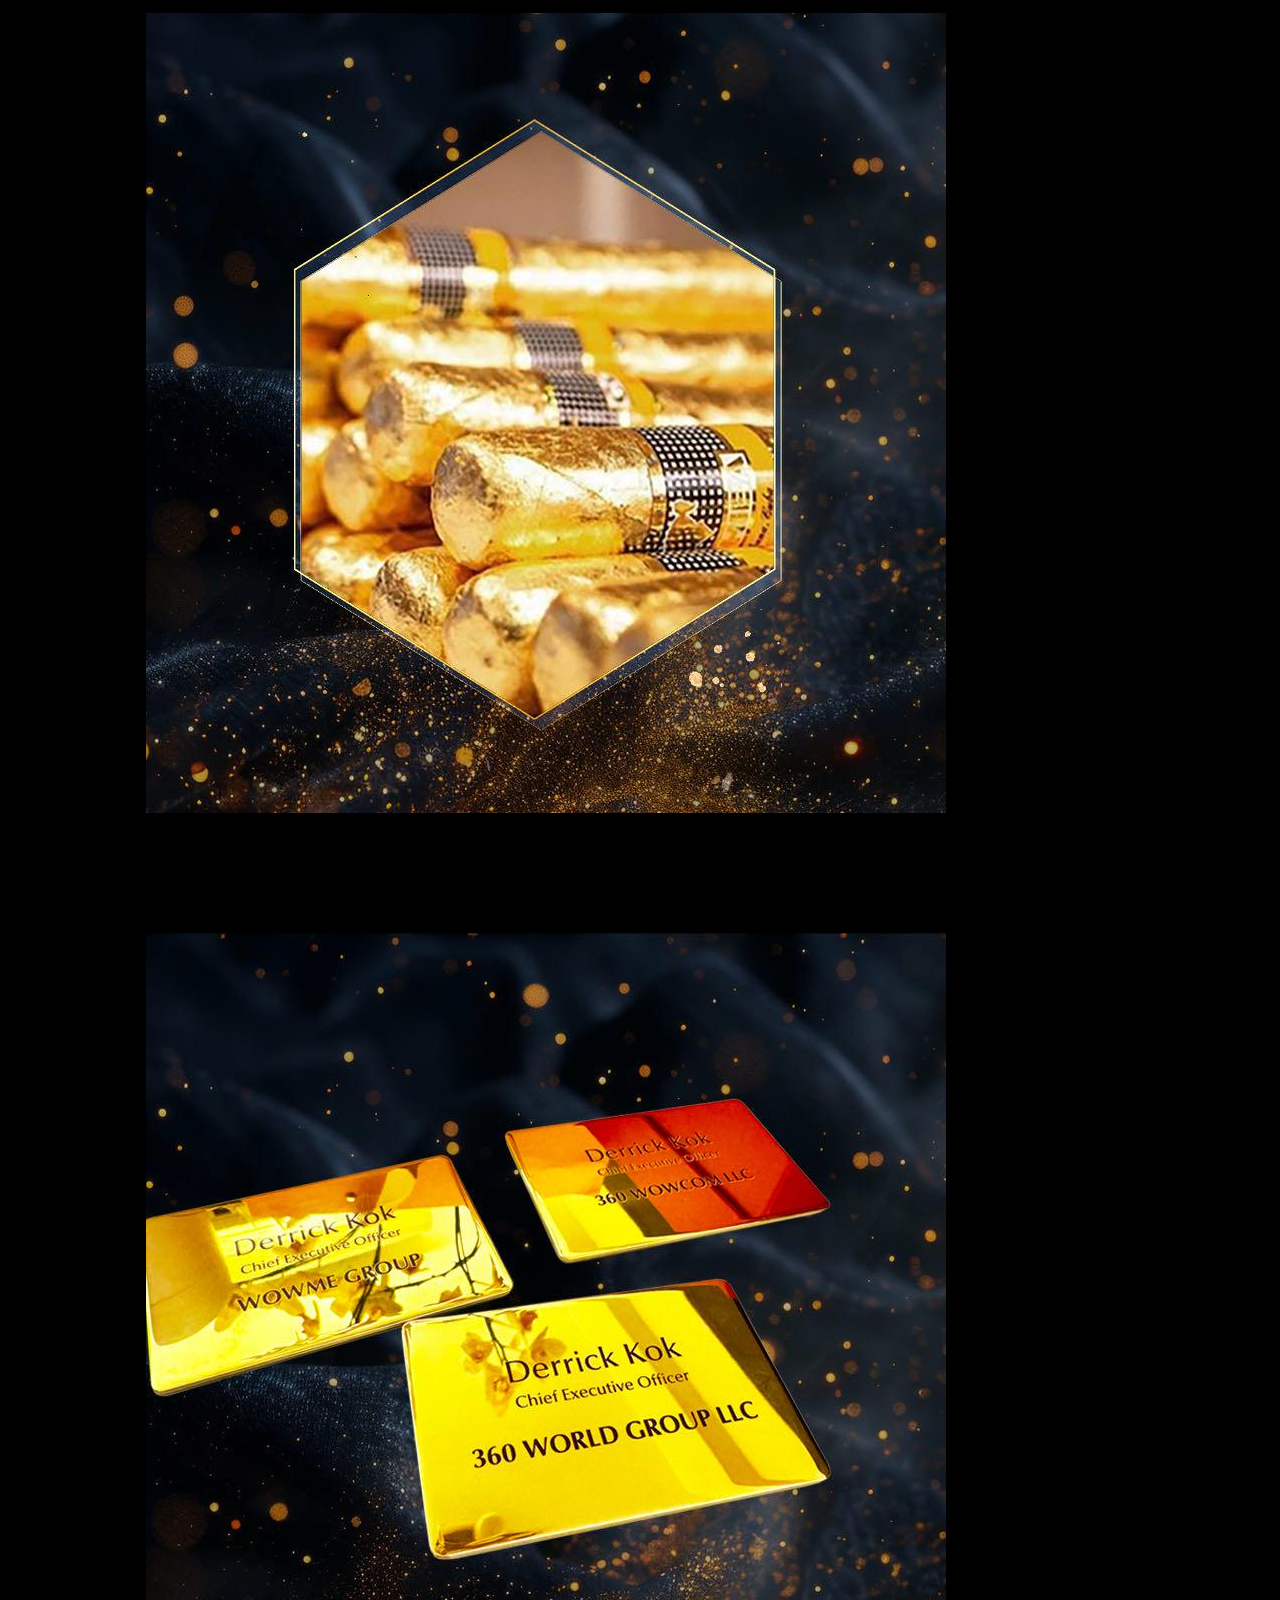
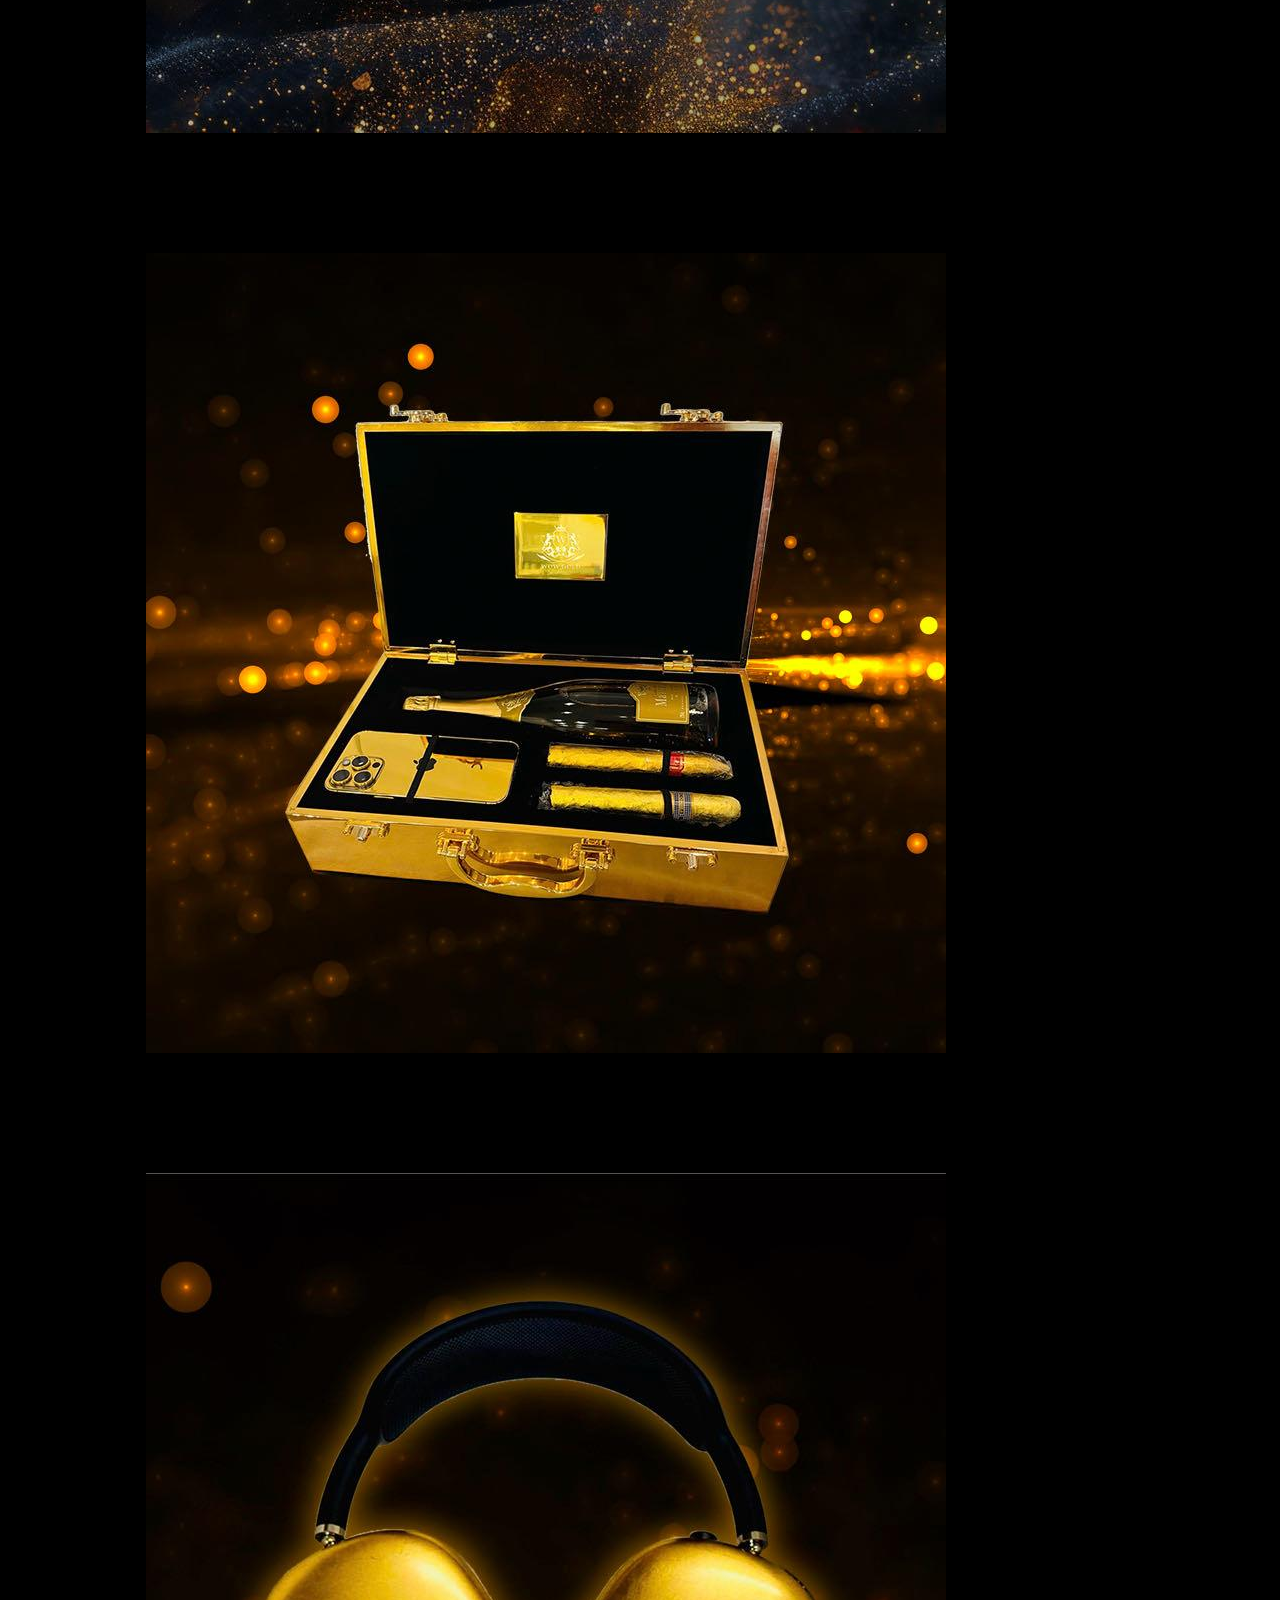
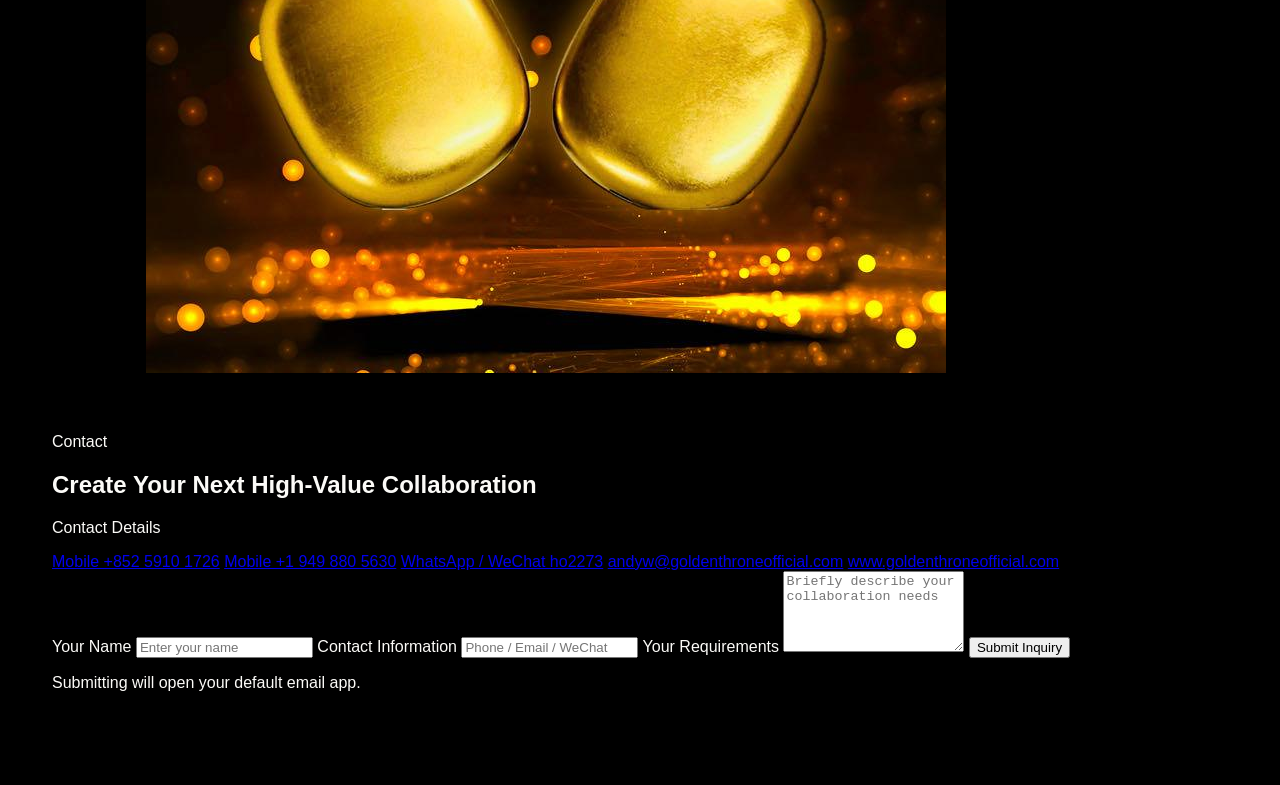
<file: Stephen/index(1).html>
<!DOCTYPE html>
<html lang="en">
<head>
  <meta charset="UTF-8" />
  <meta name="viewport" content="width=device-width, initial-scale=1.0" />
  <title>Andy | Golden Throne Official</title>
  <meta name="description" content="Andy Yin | Premium gold-leaf gifting, business advisory, wealth strategy, and overseas expansion consulting. Official landing page for Golden Throne Official." />
  <link rel="preconnect" href="https://fonts.googleapis.com" />
  <link rel="preconnect" href="https://fonts.gstatic.com" crossorigin />
  <link href="https://fonts.googleapis.com/css2?family=Noto+Sans+TC:wght@400;500;600;700;800&family=Playfair+Display:wght@600;700;800&display=swap" rel="stylesheet" />
  <link rel="stylesheet" href="https://cdnjs.cloudflare.com/ajax/libs/font-awesome/6.7.2/css/all.min.css" integrity="sha512-Evv84Mr4kqVGRNSgIGL/F/aIDqQb7xQ2vcrdIwxfjThSH8CSR7PBEakCr51Ck+w+/U6swU2Im1vVX0SVk9ABhg==" crossorigin="anonymous" referrerpolicy="no-referrer" />
  <link rel="stylesheet" href="styles.css" />
</head>
<body>
  <div class="page-shell">
    <header class="hero">
      <nav class="topbar">
        <div class="brand-mark">
          <img src="img/gt-logo.png" alt="Golden Throne Official logo" />
        </div>
        <div class="brand-copy">
          <span class="brand-title">Golden Throne Official</span>
          <span class="brand-subtitle">Premium Business Presence</span>
        </div>
        <a class="topbar-link" href="#contact">Contact Now</a>
      </nav>

      <div class="hero-grid">
        <div class="hero-copy reveal">
          <p class="eyebrow">Exclusive Concierge · Cross-border Advisory · Premium Gifting</p>
          <h1>Andy Yin <span>(ANDY)</span></h1>
          <p class="hero-role">Premium Gold-Leaf Gifts · Golden Throne Official</p>
          <p class="hero-description">
            Providing brands, business owners, and high-value clients with bespoke gifting, business expansion, wealth strategy, and cross-border advisory to create stronger networks and long-term commercial value.
          </p>

          <div class="hero-actions">
            <a class="button button-primary" href="#contact">Book a Consultation</a>
            <a class="button button-secondary" href="#services">View Services</a>
          </div>
        </div>

        <div class="hero-visual reveal">
          <div class="portrait-card floating-card">
            <div class="portrait-ring">
              <img class="portrait-avatar-image" src="img/goldenthrone-profilepic.jpeg" alt="Andy profile photo" />
            </div>
            <div class="portrait-content">
              <p class="portrait-name">Andy Yin</p>
              <p class="portrait-company">Golden Throne Official</p>
              <p class="portrait-tag">Personalized Bespoke Service</p>
            </div>
          </div>

          <div class="highlight-panel">
            <p class="panel-label">Business Focus</p>
            <ul>
              <li>Founder of Premium Gold-Leaf Gifts</li>
              <li>Overseas Business Expansion Advisor</li>
              <li>Wealth Management Advisor</li>
              <li>Large Transaction Advisor</li>
              <li>Middle East Real Estate / Golden Visa Advisor</li>
              <li>Private Event Planner</li>
            </ul>
          </div>
        </div>

        <div class="hero-stats reveal">
          <div class="stat-card">
            <strong>8+</strong>
            <span>Core Expertise Areas</span>
          </div>
          <div class="stat-card">
            <strong>7</strong>
            <span>Key Markets Covered</span>
          </div>
          <div class="stat-card">
            <strong>1-to-1</strong>
            <span>Tailored Private Service</span>
          </div>
        </div>
      </div>
    </header>

    <main>
      <section class="section section-dark reveal" id="about">
        <div class="section-heading">
          <p class="section-kicker">About</p>
          <h2>A Refined Professional Presence for High-Value Connections</h2>
        </div>
        <div class="about-grid">
          <div class="about-card">
            <p>
              Andy connects premium gifting, brand positioning, and cross-border business resources, turning personal expertise and business needs into practical collaboration opportunities.
            </p>
            <p>
              From premium gifting to overseas market strategy, and from wealth planning to private event curation, every engagement is built on quality, credibility, and long-term value.
            </p>
          </div>
          <div class="markets-card">
            <p class="markets-label">Regions Covered</p>
            <div class="market-tags">
              <span>United States</span>
              <span>UAE</span>
              <span>Dubai</span>
              <span>Qatar</span>
              <span>Taiwan</span>
              <span>Malaysia</span>
              <span>Vietnam</span>
              <span>Hong Kong</span>
              <span>Thailand</span>
            </div>
          </div>
        </div>
      </section>

      <section class="section reveal" id="services">
        <div class="section-heading">
          <p class="section-kicker">Services</p>
          <h2>Core Service Areas</h2>
        </div>
        <div class="services-grid">
          <article class="service-card tilt-card">
            <span>01</span>
            <h3>Premium Gold-Leaf Gifts</h3>
            <p>High-end bespoke gift solutions for brand collaborations, executive gifting, and VIP client relationships.</p>
          </article>
          <article class="service-card tilt-card">
            <span>02</span>
            <h3>Overseas Expansion Advisory</h3>
            <p>Helping brands and businesses enter international markets with practical cross-border growth strategies.</p>
          </article>
          <article class="service-card tilt-card">
            <span>03</span>
            <h3>Wealth Management Advisory</h3>
            <p>Focused on asset planning and high-net-worth client needs with broader, resource-driven strategic guidance.</p>
          </article>
          <article class="service-card tilt-card">
            <span>04</span>
            <h3>Large Transaction Advisory</h3>
            <p>Supporting high-value deals and complex business coordination through introductions, evaluation, and trust-building.</p>
          </article>
          <article class="service-card tilt-card">
            <span>05</span>
            <h3>Middle East Real Estate / Golden Visa</h3>
            <p>Focused on Middle East opportunities, helping clients evaluate property positioning and residency planning options.</p>
          </article>
          <article class="service-card tilt-card">
            <span>06</span>
            <h3>Private Event Planning</h3>
            <p>Designing refined and memorable private experiences that elevate both brand image and personal influence.</p>
          </article>
        </div>
      </section>

      <section class="section reveal" id="clients">
        <div class="section-heading">
          <p class="section-kicker">Clients</p>
          <h2>Clients and Collaboration Moments</h2>
        </div>
        <div class="gallery-grid gallery-grid-clients">
          <figure class="gallery-card gallery-card-large">
            <img src="img/goldenthrone-clients1.jpeg" alt="Golden Throne client photo 1" />
          </figure>
          <figure class="gallery-card">
            <img src="img/goldenthrone-clients2.jpeg" alt="Golden Throne client photo 2" />
          </figure>
          <figure class="gallery-card">
            <img src="img/goldenthrone-clients3.jpeg" alt="Golden Throne client photo 3" />
          </figure>
          <figure class="gallery-card gallery-card-wide">
            <img src="img/goldenthrone-clients4.jpeg" alt="Golden Throne client photo 4" />
          </figure>
        </div>
      </section>

      <section class="section reveal" id="products">
        <div class="section-heading">
          <p class="section-kicker">Products</p>
          <h2>Premium Gifts and Product Showcase</h2>
        </div>
        <div class="gallery-grid gallery-grid-products">
          <figure class="gallery-card">
            <img src="img/goldenthrone-products1.jpeg" alt="Golden Throne product photo 1" />
          </figure>
          <figure class="gallery-card">
            <img src="img/goldenthrone-products2.jpeg" alt="Golden Throne product photo 2" />
          </figure>
          <figure class="gallery-card gallery-card-tall">
            <img src="img/goldenthrone-products3.jpeg" alt="Golden Throne product photo 3" />
          </figure>
          <figure class="gallery-card">
            <img src="img/goldenthrone-products4.jpeg" alt="Golden Throne product photo 4" />
          </figure>
          <figure class="gallery-card gallery-card-wide">
            <img src="img/goldenthrone-products5.jpeg" alt="Golden Throne product photo 5" />
          </figure>
        </div>
      </section>

      <section class="section section-accent reveal" id="contact">
        <div class="section-heading">
          <p class="section-kicker">Contact</p>
          <h2>Create Your Next High-Value Collaboration</h2>
        </div>

        <div class="contact-grid">
          <div class="contact-panel">
            <p class="contact-label">Contact Details</p>
            <a href="tel:+85259101726">Mobile +852 5910 1726</a>
            <a href="tel:+19498805630">Mobile +1 949 880 5630</a>
            <a href="https://wa.me/85259101726" target="_blank" rel="noreferrer">WhatsApp / WeChat ho2273</a>
            <a href="mailto:andyw@goldenthroneofficial.com">andyw@goldenthroneofficial.com</a>
            <a href="https://www.goldenthroneofficial.com" target="_blank" rel="noreferrer">www.goldenthroneofficial.com</a>
          </div>

          <form class="inquiry-form" id="inquiryForm">
            <label>
              <span>Your Name</span>
              <input type="text" name="name" placeholder="Enter your name" required />
            </label>
            <label>
              <span>Contact Information</span>
              <input type="text" name="contact" placeholder="Phone / Email / WeChat" required />
            </label>
            <label>
              <span>Your Requirements</span>
              <textarea name="message" rows="5" placeholder="Briefly describe your collaboration needs"></textarea>
            </label>
            <button type="submit" class="button button-primary button-full">Submit Inquiry</button>
            <p class="form-note" id="formNote">Submitting will open your default email app.</p>
          </form>
        </div>
      </section>
    </main>

    <div class="floating-contact-widget" aria-label="Quick contact actions">
      <div class="floating-contact-actions" id="floatingContactActions">
        <a class="floating-contact-link" href="tel:+85259101726" aria-label="Call Andy">
          <span class="floating-contact-icon" aria-hidden="true"><i class="fa-solid fa-phone"></i></span>
        </a>
        <a class="floating-contact-link" href="https://wa.me/85259101726" target="_blank" rel="noreferrer" aria-label="Chat on WhatsApp">
          <span class="floating-contact-icon" aria-hidden="true"><i class="fa-brands fa-whatsapp"></i></span>
        </a>
        <a class="floating-contact-link" href="mailto:andyw@goldenthroneofficial.com" aria-label="Email Andy">
          <span class="floating-contact-icon" aria-hidden="true"><i class="fa-solid fa-envelope"></i></span>
        </a>
      </div>
      <button class="floating-contact-toggle" id="floatingContactToggle" type="button" aria-label="Open contact actions" aria-expanded="false" aria-controls="floatingContactActions">
        <span class="floating-contact-icon" aria-hidden="true"><i class="fa-solid fa-share-nodes"></i></span>
      </button>
    </div>
  </div>

  <script src="script.js"></script>
</body>
</html>
</file>
<file: Stephen/styles.css>
:root {
  --bg: #000000;
  --card-border: rgba(234, 204, 126, 0.28);
  --gold: #eacc7e;
  --gold-underline: rgba(234, 204, 126, 0.55);
  --text: #fcfbf8;
  --text-muted: #fbfaf7;
  --shadow: 0 24px 60px rgba(0, 0, 0, 0.55);

  --page-max: 1176px;
  --side-margin: 66px;
  --card-pad-x: 38px;
  --card-radius: 28px;
  --card-gap: 32px;
  --profile-size: 310px;
  --gallery-inset: 28px;

  --fs-body: 28px;
  --fs-name: 62px;
  --fs-name-cn: 56px;
  --lh-body: 1.55;
  --lh-title: 1.45;
  --lh-name: 1.2;
  --focus-gap: 36px;
  --pair-gap: 10px;
  --contact-gap: 20px;
}

* {
  box-sizing: border-box;
}

html {
  scroll-behavior: smooth;
}

body {
  margin: 0;
  font-family: 'Noto Sans', Arial, sans-serif;
  background: var(--bg);
  color: var(--text);
  -webkit-font-smoothing: antialiased;
  overflow-x: hidden;
}

body::before {
  content: '';
  position: fixed;
  inset: 0;
  pointer-events: none;
  background-image:
    linear-gradient(rgba(255, 255, 255, 0.025) 1px, transparent 1px),
    linear-gradient(90deg, rgba(255, 255, 255, 0.025) 1px, transparent 1px);
  background-size: 32px 32px;
  opacity: 0.35;
  z-index: 0;
}

body::after {
  content: '';
  position: fixed;
  inset: 0;
  pointer-events: none;
  background:
    radial-gradient(circle at 15% 0%, rgba(234, 204, 126, 0.08), transparent 28%),
    radial-gradient(circle at 85% 10%, rgba(234, 204, 126, 0.05), transparent 24%);
  z-index: 0;
}

img {
  max-width: 100%;
  display: block;
}

.page-shell {
  position: relative;
  z-index: 1;
  width: min(var(--page-max), 100%);
  margin: 0 auto;
  padding: clamp(20px, 3.4vw, 40px) 0 clamp(48px, 6vw, 80px);
  display: flex;
  flex-direction: column;
  gap: var(--card-gap);
}

.nfc-card {
  position: relative;
  margin-inline: var(--side-margin);
  min-width: 0;
  border: 1px solid var(--card-border);
  border-radius: var(--card-radius);
  background:
    radial-gradient(circle at 88% 18%, rgba(234, 204, 126, 0.12), transparent 34%),
    linear-gradient(180deg, rgba(18, 18, 18, 0.96) 0%, rgba(8, 8, 8, 0.98) 100%);
  box-shadow: var(--shadow);
}

/* ── Profile ── */
.profile-card {
  padding: clamp(32px, 5vw, 56px) var(--card-pad-x) clamp(36px, 5vw, 52px);
  text-align: center;
}

.profile-photo-wrap {
  width: var(--profile-size);
  height: var(--profile-size);
  max-width: 100%;
  margin: 0 auto clamp(20px, 3vw, 32px);
  border-radius: 50%;
  overflow: hidden;
  box-shadow: 0 18px 40px rgba(0, 0, 0, 0.45);
  flex-shrink: 0;
}

.profile-photo {
  width: 100%;
  height: 100%;
  object-fit: cover;
}

.profile-name,
.profile-name-cn,
.section-title,
.focus-en,
.focus-cn,
.contact-list p {
  overflow-wrap: anywhere;
  word-break: break-word;
  hyphens: auto;
}

.profile-name-row {
  display: flex;
  flex-direction: column;
  align-items: center;
  gap: clamp(14px, 2vw, 20px);
  max-width: 100%;
}

.profile-name-block {
  min-width: 0;
  text-align: center;
}

.profile-name {
  margin: 0;
  font-size: var(--fs-name);
  line-height: var(--lh-name);
  font-weight: 700;
  color: var(--gold);
}

.profile-name-cn {
  margin: clamp(8px, 1.2vw, 12px) 0 0;
  font-size: var(--fs-name-cn);
  line-height: var(--lh-name);
  font-family: 'Noto Sans TC', sans-serif;
  color: var(--text-muted);
  font-weight: 400;
  hyphens: none;
}

.btn-save {
  display: block;
  width: 100%;
  max-width: 100%;
  margin-top: clamp(20px, 3vw, 28px);
  padding: 16px 24px;
  background: linear-gradient(180deg, #ffd86a 0%, #ffcc4f 55%, #e8b030 100%) !important;
  color: #1a1200 !important;
  font-family: "Inter", sans-serif;
  font-size: 0.92rem;
  font-weight: 700;
  letter-spacing: 0.14em;
  text-decoration: none;
  text-align: center;
  text-transform: uppercase;
  border: none;
  border-radius: 12px;
  cursor: pointer;
  position: relative;
  z-index: 2;
  -webkit-appearance: none;
  appearance: none;
  transition: transform 0.2s ease, box-shadow 0.2s ease;
  box-shadow: 0 4px 18px rgba(255, 204, 79, 0.35);
}

.profile-card .btn-save {
  margin-top: clamp(20px, 3vw, 28px);
}

.btn-save:hover {
  transform: translateY(-1px);
  box-shadow: 0 6px 22px rgba(255, 204, 79, 0.48);
}

.btn-save:active {
  transform: translateY(0);
}

/* ── Section titles — border instead of underline to avoid line overlap ── */
.section-title {
  margin: 0 0 clamp(24px, 3vw, 36px);
  padding-bottom: 10px;
  border-bottom: 1px solid var(--gold-underline);
  font-size: var(--fs-body);
  line-height: var(--lh-title);
  font-weight: 500;
  color: var(--gold);
  text-decoration: none;
}

.section-title-multiline {
  margin-bottom: 0;
  line-height: 1.5;
}

.section-title-line {
  display: block;
}

.section-title-cn {
  display: block;
  margin-top: 6px;
  hyphens: none;
}

/* ── Business focus ── */
.business-focus-card {
  padding: clamp(28px, 4vw, 44px) var(--card-pad-x);
}

.focus-list {
  display: flex;
  flex-direction: column;
  gap: var(--focus-gap);
}

.focus-item {
  display: flex;
  flex-direction: column;
  gap: var(--pair-gap);
  min-width: 0;
}

.focus-en,
.focus-cn,
.contact-list p {
  margin: 0;
  font-size: var(--fs-body);
}

.focus-en {
  line-height: var(--lh-body);
  color: var(--text);
}

.focus-cn {
  line-height: var(--lh-body);
  color: var(--text-muted);
  font-family: 'Noto Sans TC', sans-serif;
  hyphens: none;
}

/* ── Highlights heading ── */
.highlights-heading-card {
  padding: clamp(24px, 3.5vw, 36px) var(--card-pad-x);
}

/* ── Gallery ── */
.gallery-grid {
  display: flex;
  flex-direction: column;
  gap: var(--card-gap);
  margin-inline: var(--side-margin);
  min-width: 0;
}

.gallery-grid .gallery-card {
  margin-inline: 0;
}

.gallery-card {
  padding: var(--gallery-inset);
  min-width: 0;
}

.gallery-figure {
  margin: 0;
  border-radius: 18px;
  overflow: hidden;
  aspect-ratio: 1043 / 737;
}

.gallery-figure img {
  width: 100%;
  height: 100%;
  object-fit: cover;
  border-radius: 18px;
}

/* ── Contact ── */
.contact-card {
  padding: clamp(28px, 4vw, 44px) var(--card-pad-x) clamp(36px, 5vw, 52px);
}

.contact-list {
  display: flex;
  flex-direction: column;
  gap: var(--contact-gap);
  min-width: 0;
}

.contact-list p {
  line-height: var(--lh-body);
}

.contact-list a {
  color: var(--text);
  text-decoration: none;
  transition: color 0.2s ease;
  overflow-wrap: anywhere;
  word-break: break-all;
}

.contact-list a:hover {
  color: var(--gold);
}

/* ── Floating contact ── */
.floating-contact-widget {
  position: fixed;
  right: clamp(12px, 2vw, 24px);
  bottom: clamp(12px, 2vw, 24px);
  z-index: 30;
  display: flex;
  flex-direction: column;
  align-items: flex-end;
  gap: 10px;
}

.floating-contact-actions {
  display: flex;
  flex-direction: column;
  align-items: flex-end;
  gap: 10px;
  opacity: 0;
  transform: translateY(8px) scale(0.96);
  pointer-events: none;
  transition: opacity 0.22s ease, transform 0.22s ease;
}

.floating-contact-widget.is-open .floating-contact-actions {
  opacity: 1;
  transform: translateY(0) scale(1);
  pointer-events: auto;
}

.floating-contact-link,
.floating-contact-toggle {
  display: inline-flex;
  align-items: center;
  justify-content: center;
  width: clamp(44px, 4.4vw, 52px);
  height: clamp(44px, 4.4vw, 52px);
  border-radius: 50%;
  border: 1px solid rgba(234, 204, 126, 0.35);
  background: rgba(10, 10, 10, 0.92);
  backdrop-filter: blur(16px);
  box-shadow: 0 18px 40px rgba(0, 0, 0, 0.35);
  color: var(--text);
  text-decoration: none;
  transition: transform 0.25s ease, background 0.25s ease, border-color 0.25s ease;
}

.floating-contact-toggle {
  cursor: pointer;
}

.floating-contact-link:hover,
.floating-contact-toggle:hover {
  transform: translateY(-2px);
  border-color: rgba(234, 204, 126, 0.55);
  background: rgba(20, 20, 20, 0.94);
}

.floating-contact-widget.is-open .floating-contact-toggle {
  border-color: rgba(234, 204, 126, 0.55);
}

.floating-contact-widget.is-open .floating-contact-toggle .floating-contact-icon {
  transform: rotate(45deg);
}

.floating-contact-icon {
  width: 100%;
  height: 100%;
  display: inline-flex;
  align-items: center;
  justify-content: center;
  border-radius: 50%;
  color: var(--gold);
  transition: transform 0.22s ease;
}

.floating-contact-icon i {
  font-size: clamp(18px, 1.9vw, 22px);
  line-height: 1;
}

.reveal {
  opacity: 0;
  transform: translateY(24px);
  transition: opacity 0.7s ease, transform 0.7s ease;
}

.reveal.is-visible,
.no-js .reveal {
  opacity: 1;
  transform: translateY(0);
}

/* ══════════════════════════════════════════
   TABLET — fluid scale
   ══════════════════════════════════════════ */
@media (max-width: 1175px) {
  :root {
    --side-margin: clamp(16px, 5.6vw, 66px);
    --card-pad-x: clamp(18px, 3.2vw, 38px);
    --card-radius: clamp(18px, 2.4vw, 28px);
    --card-gap: clamp(18px, 2.7vw, 32px);
    --profile-size: clamp(180px, 26vw, 310px);
    --gallery-inset: clamp(12px, 2.4vw, 28px);
    --fs-body: clamp(17px, 2.4vw, 28px);
    --fs-name: clamp(32px, 5.3vw, 62px);
    --fs-name-cn: clamp(28px, 4.7vw, 56px);
    --focus-gap: clamp(22px, 3vw, 36px);
    --pair-gap: clamp(8px, 1.2vw, 10px);
    --contact-gap: clamp(14px, 2vw, 20px);
    --lh-body: 1.6;
    --lh-title: 1.5;
  }
}

/* ══════════════════════════════════════════
   MOBILE
   ══════════════════════════════════════════ */
@media (max-width: 480px) {
  :root {
    --side-margin: 12px;
    --card-pad-x: 16px;
    --card-radius: 16px;
    --card-gap: 14px;
    --profile-size: min(200px, 52vw);
    --gallery-inset: 12px;
    --fs-body: 15px;
    --fs-name: 30px;
    --fs-name-cn: 26px;
    --focus-gap: 20px;
    --pair-gap: 8px;
    --contact-gap: 14px;
    --lh-body: 1.65;
    --lh-title: 1.55;
    --lh-name: 1.25;
  }

  .page-shell {
    width: 100%;
    max-width: 500px;
    margin: 0 auto;
    padding-top: 14px;
    padding-bottom: 72px;
  }

  .section-title {
    margin-bottom: 18px;
    padding-bottom: 8px;
  }

  .section-title-multiline {
    line-height: 1.55;
  }

  .section-title-cn {
    margin-top: 8px;
  }

  .gallery-figure,
  .gallery-figure img {
    border-radius: 12px;
  }

  .btn-save {
    white-space: normal;
    text-align: center;
  }
}

/* ══════════════════════════════════════════
   DESKTOP — PSD proportions
   ══════════════════════════════════════════ */
@media (min-width: 1180px) {
  :root {
    --side-margin: 66px;
    --card-pad-x: 38px;
    --card-radius: 28px;
    --card-gap: 32px;
    --profile-size: 310px;
    --gallery-inset: 28px;
    --fs-body: 28px;
    --fs-name: 62px;
    --fs-name-cn: 56px;
    --focus-gap: 36px;
    --lh-body: 1.55;
    --lh-title: 1.45;
  }

  body {
    background:
      radial-gradient(ellipse at 50% 0%, rgba(234, 204, 126, 0.06), transparent 42%),
      var(--bg);
  }
}

@media (min-width: 1400px) {
  .page-shell {
    width: var(--page-max);
  }

  .gallery-grid {
    display: grid;
    grid-template-columns: repeat(2, minmax(0, 1fr));
  }
}
</file>
